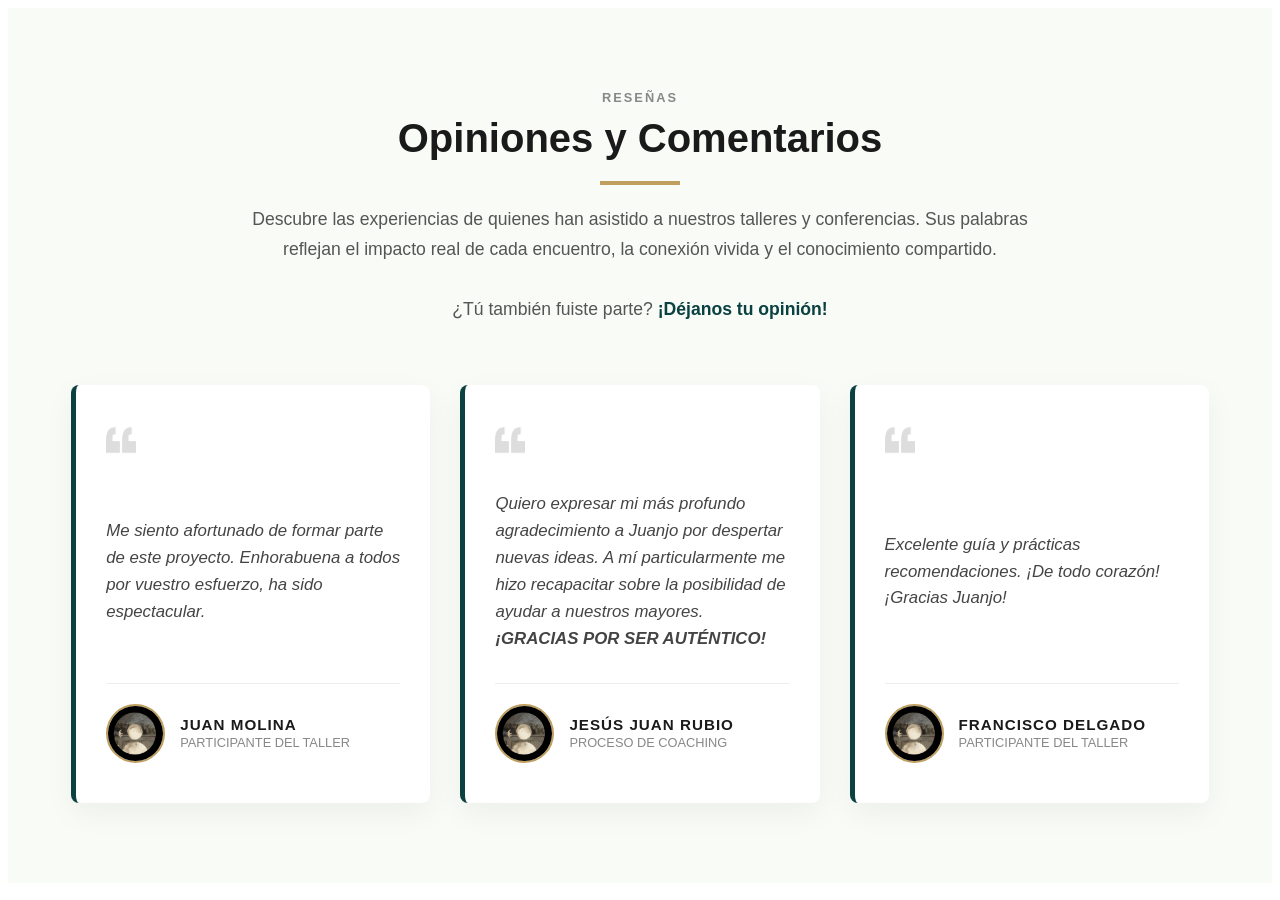
<file: prueba.html>
<!DOCTYPE html>
<html lang="en">

<head>
    <meta charset="UTF-8">
    <meta name="viewport" content="width=device-width, initial-scale=1.0">
    <title>Document</title>
</head>
<style>

/* --- SECCIÓN TESTIMONIOS --- */
.testimonios-seccion {
    padding: 80px 5%;
    background-color: #f9fbf6; /* Fondo sutil para diferenciar secciones */
    font-family: 'Helvetica Neue', Arial, sans-serif;
}

/* Encabezado */
.testimonios-intro {
    max-width: 800px;
    margin: 0 auto 60px auto;
    text-align: center;
}

.testimonios-subtitulo {
    text-transform: uppercase;
    letter-spacing: 2px;
    font-size: 0.8rem;
    color: #888888;
    font-weight: bold;
}

.testimonios-titulo {
    font-size: 2.5rem;
    color: #1a1a1a;
    margin: 10px 0;
}

.testimonios-separador {
    width: 80px;
    height: 4px;
    background-color: #c0a060; /* Dorado para consistencia */
    border: none;
    margin: 20px auto;
}

.testimonios-descripcion {
    font-size: 1.1rem;
    line-height: 1.7;
    color: #555;
}

.testimonios-descripcion strong {
    color: #0B4141;
}

/* Cuadrícula de tarjetas */
.testimonios-cuadricula {
    display: grid;
    grid-template-columns: repeat(auto-fit, minmax(300px, 1fr));
    gap: 30px;
    max-width: 1200px;
    margin: 0 auto;
}

/* Tarjeta Individual */
.testimonio-tarjeta {
    background-color: #ffffff;
    padding: 40px 30px;
    border-radius: 8px;
    box-shadow: 0 10px 30px rgba(0,0,0,0.05);
    border-left: 5px solid #0B4141; /* El verde de tu marca */
    position: relative;
    display: flex;
    flex-direction: column;
    justify-content: space-between;
    transition: transform 0.3s ease;
}

.testimonio-tarjeta:hover {
    transform: translateY(-5px);
}

.testimonio-comilla {
    width: 30px;
    opacity: 0.2;
    margin-bottom: 20px;
}

.testimonio-cuerpo p {
    font-size: 1.05rem;
    line-height: 1.6;
    color: #444444;
    font-style: italic;
    margin-bottom: 30px;
}

/* Info del Usuario */
.testimonio-usuario {
    display: flex;
    align-items: center;
    gap: 15px;
    border-top: 1px solid #eee;
    padding-top: 20px;
}

.usuario-foto {
    width: 55px;
    height: 55px;
    border-radius: 50%;
    object-fit: cover;
    border: 2px solid #c0a060; /* Aro dorado */
}

.usuario-datos h4 {
    margin: 0;
    font-size: 0.95rem;
    color: #1a1a1a;
    letter-spacing: 1px;
}

.usuario-datos span {
    font-size: 0.8rem;
    color: #888;
    text-transform: uppercase;
}

/* Adaptación para móviles */
@media (max-width: 768px) {
    .testimonios-titulo {
        font-size: 2rem;
    }
    
    .testimonios-cuadricula {
        grid-template-columns: 1fr;
    }
    
    .testimonios-seccion {
        padding: 50px 5%;
    }
}
</style>

<body>
   <section class="testimonios-seccion">
    <!-- Encabezado de la sección -->
    <div class="testimonios-intro">
        <span class="testimonios-subtitulo">RESEÑAS</span>
        <h2 class="testimonios-titulo">Opiniones y Comentarios</h2>
        <hr class="testimonios-separador">
        <p class="testimonios-descripcion">
            Descubre las experiencias de quienes han asistido a nuestros talleres y conferencias. 
            Sus palabras reflejan el impacto real de cada encuentro, la conexión vivida y el conocimiento compartido.
            <br><br>
            ¿Tú también fuiste parte? <strong>¡Déjanos tu opinión!</strong>
        </p>
    </div>

    <!-- Contenedor de las tarjetas -->
    <div class="testimonios-cuadricula">
        
        <!-- Tarjeta 1 -->
        <article class="testimonio-tarjeta">
            <img src="./Imgs/comillas.png" alt="comillas" class="testimonio-comilla">
            <div class="testimonio-cuerpo">
                <p>Me siento afortunado de formar parte de este proyecto. Enhorabuena a todos por vuestro esfuerzo, ha sido espectacular.</p>
            </div>
            <div class="testimonio-usuario">
                <img src="./Imgs/profilePic.jpg" alt="Juan Molina" class="usuario-foto">
                <div class="usuario-datos">
                    <h4>JUAN MOLINA</h4>
                    <span>Participante del taller</span>
                </div>
            </div>
        </article>

        <!-- Tarjeta 2 -->
        <article class="testimonio-tarjeta">
            <img src="./Imgs/comillas.png" alt="comillas" class="testimonio-comilla">
            <div class="testimonio-cuerpo">
                <p>Quiero expresar mi más profundo agradecimiento a Juanjo por despertar nuevas ideas. A mí particularmente me hizo recapacitar sobre la posibilidad de ayudar a nuestros mayores. <br><strong>¡GRACIAS POR SER AUTÉNTICO!</strong></p>
            </div>
            <div class="testimonio-usuario">
                <img src="./Imgs/profilePic.jpg" alt="Jesús Juan Rubio" class="usuario-foto">
                <div class="usuario-datos">
                    <h4>JESÚS JUAN RUBIO</h4>
                    <span>Proceso de Coaching</span>
                </div>
            </div>
        </article>

        <!-- Tarjeta 3 -->
        <article class="testimonio-tarjeta">
            <img src="./Imgs/comillas.png" alt="comillas" class="testimonio-comilla">
            <div class="testimonio-cuerpo">
                <p>Excelente guía y prácticas recomendaciones. ¡De todo corazón! ¡Gracias Juanjo!</p>
            </div>
            <div class="testimonio-usuario">
                <img src="./Imgs/profilePic.jpg" alt="Francisco Delgado" class="usuario-foto">
                <div class="usuario-datos">
                    <h4>FRANCISCO DELGADO</h4>
                    <span>Participante del taller</span>
                </div>
            </div>
        </article>

    </div>
</section>
</body>

</html>
</file>
